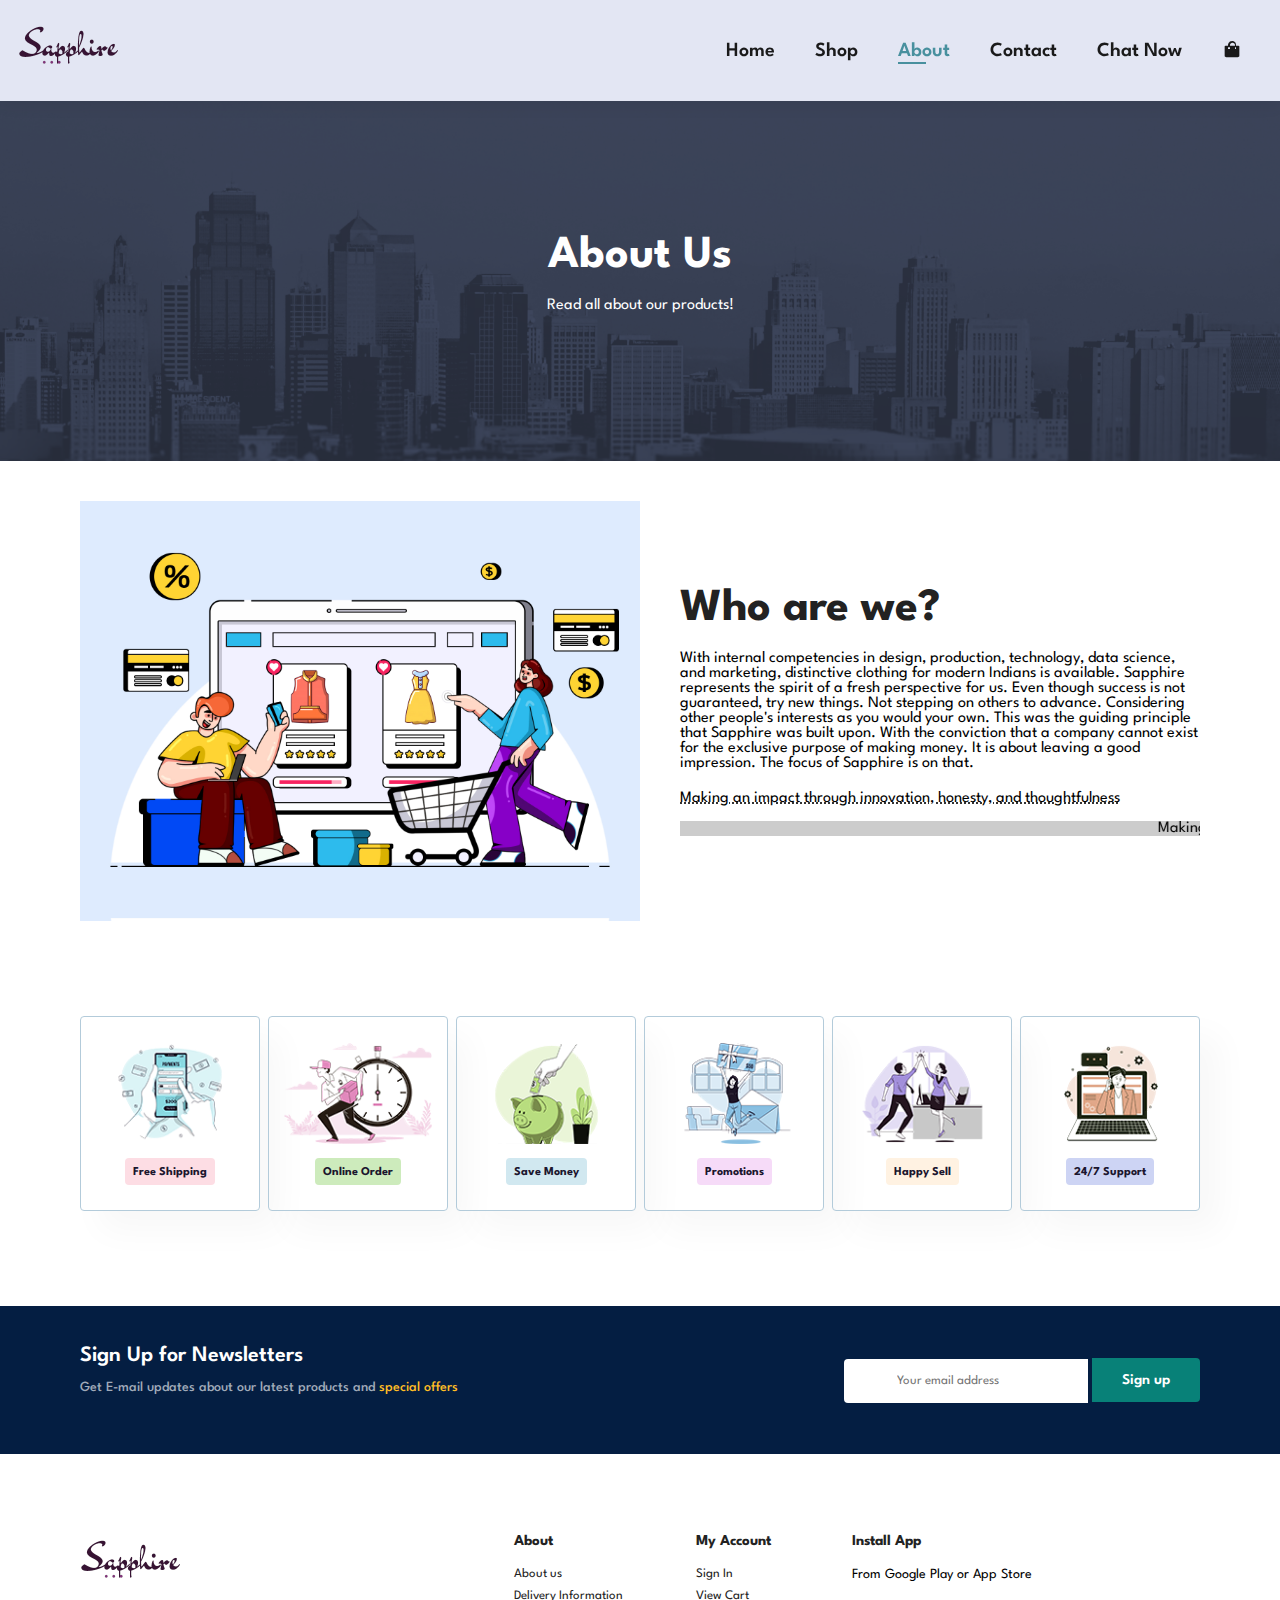
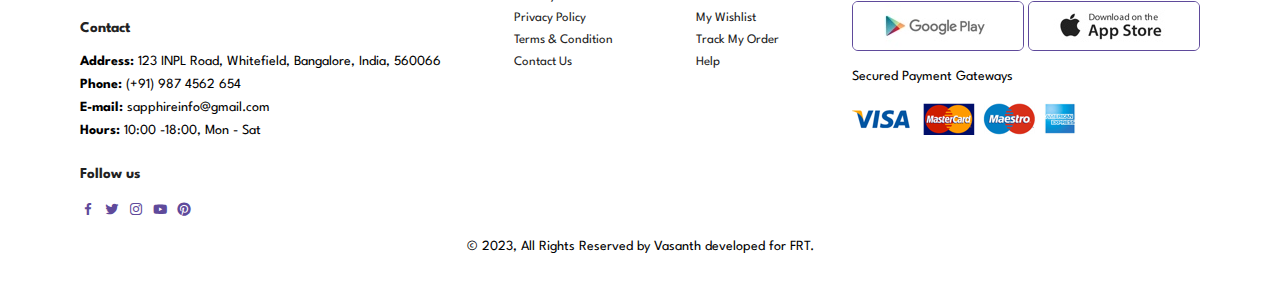
<file: about.html>
<!DOCTYPE html>
<html lang="en">
  <head>
    <meta charset="UTF-8" />
    <meta http-equiv="X-UA-Compatible" content="IE=edge" />
    <meta name="viewport" content="width=device-width, initial-scale=1.0" />
    <link
      href="https://unpkg.com/boxicons@2.1.4/css/boxicons.min.css"
      rel="stylesheet"
    />
    <title>Ecommerce Website</title>
    <link rel="stylesheet" href="style.css" />
  </head>
</html>

<body>
  <section id="header">
    <a href="index.html"><img src="img/logo/logo1.png" class="logo" alt="" /></a>
    <div>
        <ul id="navbar">
            <li><a href="index.html">Home</a></li>
            <li><a href="shop.html">Shop</a></li>
            <li><a class="active" href="about.html">About</a></li>
            <li><a href="contact.html">Contact</a></li>
            <li><a href="chatbot.html">Chat Now</a></li>
            <li id="lg-bag">
                <a href="cart.html"><i class='bx bxs-shopping-bag'></i></a>
            </li>
            <a href="#" id="close"><i class='bx bx-x-circle'></i></a>
        </ul>
    </div>
    <div class="" id="mobile">
      <a href="cart.html"><i class='bx bxs-shopping-bag'></i></i></a>
      <i id="bar" class='bx bx-menu'></i>
    </div>
  </section>

  <section id="page-header" class="about-header">
    <h2>About Us</h2>
    <p>Read all about our products!</p>
  </section>

  <section id="about-head" class="section-p1">
    <img src="img/about/a1.jpg" alt="">
    <div>
      <h2>Who are we?</h2>
      <p>With internal competencies in design, production, technology, data science, and marketing, distinctive clothing for modern Indians is available.
        Sapphire represents the spirit of a fresh perspective for us. Even though success is not guaranteed, try new things. Not stepping on others to advance. Considering other people's interests as you would your own.
        This was the guiding principle that Sapphire was built upon.
        With the conviction that a company cannot exist for the exclusive purpose of making money.
        It is about leaving a good impression. The focus of Sapphire is on that.</p>
      <abbr title="">Making an impact through innovation, honesty, and thoughtfulness</abbr>
      <br>
      <br>
      <marquee bgcolor="#ccc" loop="-1" scrollamount="5" width="100%">Making an impact through innovation, honesty, and thoughtfulness</marquee>
    </div>
  </section>

  <section id="feature" class="section-p1">
    <div class="fe-box">
      <img src="img/icons/shipping.png" alt="">
      <h6>Free Shipping</h6>
    </div>
    <div class="fe-box">
      <img src="img/icons/online.png" alt="">
      <h6>Online Order</h6>
    </div>
    <div class="fe-box">
      <img src="img/icons/save.png" alt="">
      <h6>Save Money</h6>
    </div>
    <div class="fe-box">
      <img src="img/icons/promo.png" alt="">
      <h6>Promotions</h6>
    </div>
    <div class="fe-box">
      <img src="img/icons/safesell.png" alt="">
      <h6>Happy Sell</h6>
    </div>
    <div class="fe-box">
      <img src="img/icons/support.png" alt="">
      <h6>24/7 Support</h6>
    </div>
  </section>

  <section id="newsletter" class="section-p1 section-m1">
    <div class="newstext">
      <h4>Sign Up for Newsletters</h4>
      <p>Get E-mail updates about our latest products and <span>special offers</span></p>
    </div>
    <div class="form">
      <input type="text" placeholder="Your email address">
      <button class="normal">Sign up</button>
    </div>
  </section>

  <footer class="section-p1">
    <div class="col">
       <img class="logo" src="img/logo/logo1.png">
       <h4>Contact</h4>
       <p><strong>Address:</strong> 123 INPL Road, Whitefield, Bangalore, India, 560066</p>
       <p><strong>Phone:</strong> (+91) 987 4562 654</p>
       <p><strong>E-mail:</strong> sapphireinfo@gmail.com</p>
       <p><strong>Hours:</strong> 10:00 -18:00, Mon - Sat</p>
       <div class="follow">
        <h4>Follow us</h4>
        <div class="icon">
          <i class='bx bxl-facebook'></i>
          <i class='bx bxl-twitter'></i>
          <i class='bx bxl-instagram' ></i>
          <i class='bx bxl-youtube'></i>
          <i class='bx bxl-pinterest'></i>
        </div>
       </div>
    </div>

    <div class="col">
      <h4>About</h4>
      <a href="#">About us</a>
      <a href="#">Delivery Information</a>
      <a href="#">Privacy Policy</a>
      <a href="#">Terms & Condition</a>
      <a href="#">Contact Us</a>
    </div>

    <div class="col">
      <h4>My Account</h4>
      <a href="#">Sign In</a>
      <a href="#">View Cart</a>
      <a href="#">My Wishlist</a>
      <a href="#">Track My Order</a>
      <a href="#">Help</a>
    </div>

    <div class="col install">
      <h4>Install App</h4>
      <p>From Google Play or App Store</p>
      <div class="row">
        <img src="img/pay/play.jpg" alt="">
        <img src="img/pay/app.jpg" alt="">
      </div>
      <p>Secured Payment Gateways</p>
      <img src="img/pay/pay.png" alt="">
    </div>
    <div class="copy">
      <p>&copy; 2023, All Rights Reserved by Vasanth developed for FRT.</p>
    </div>
  </footer>

  <script src="main.js"></script>
</body>
</html>
</file>
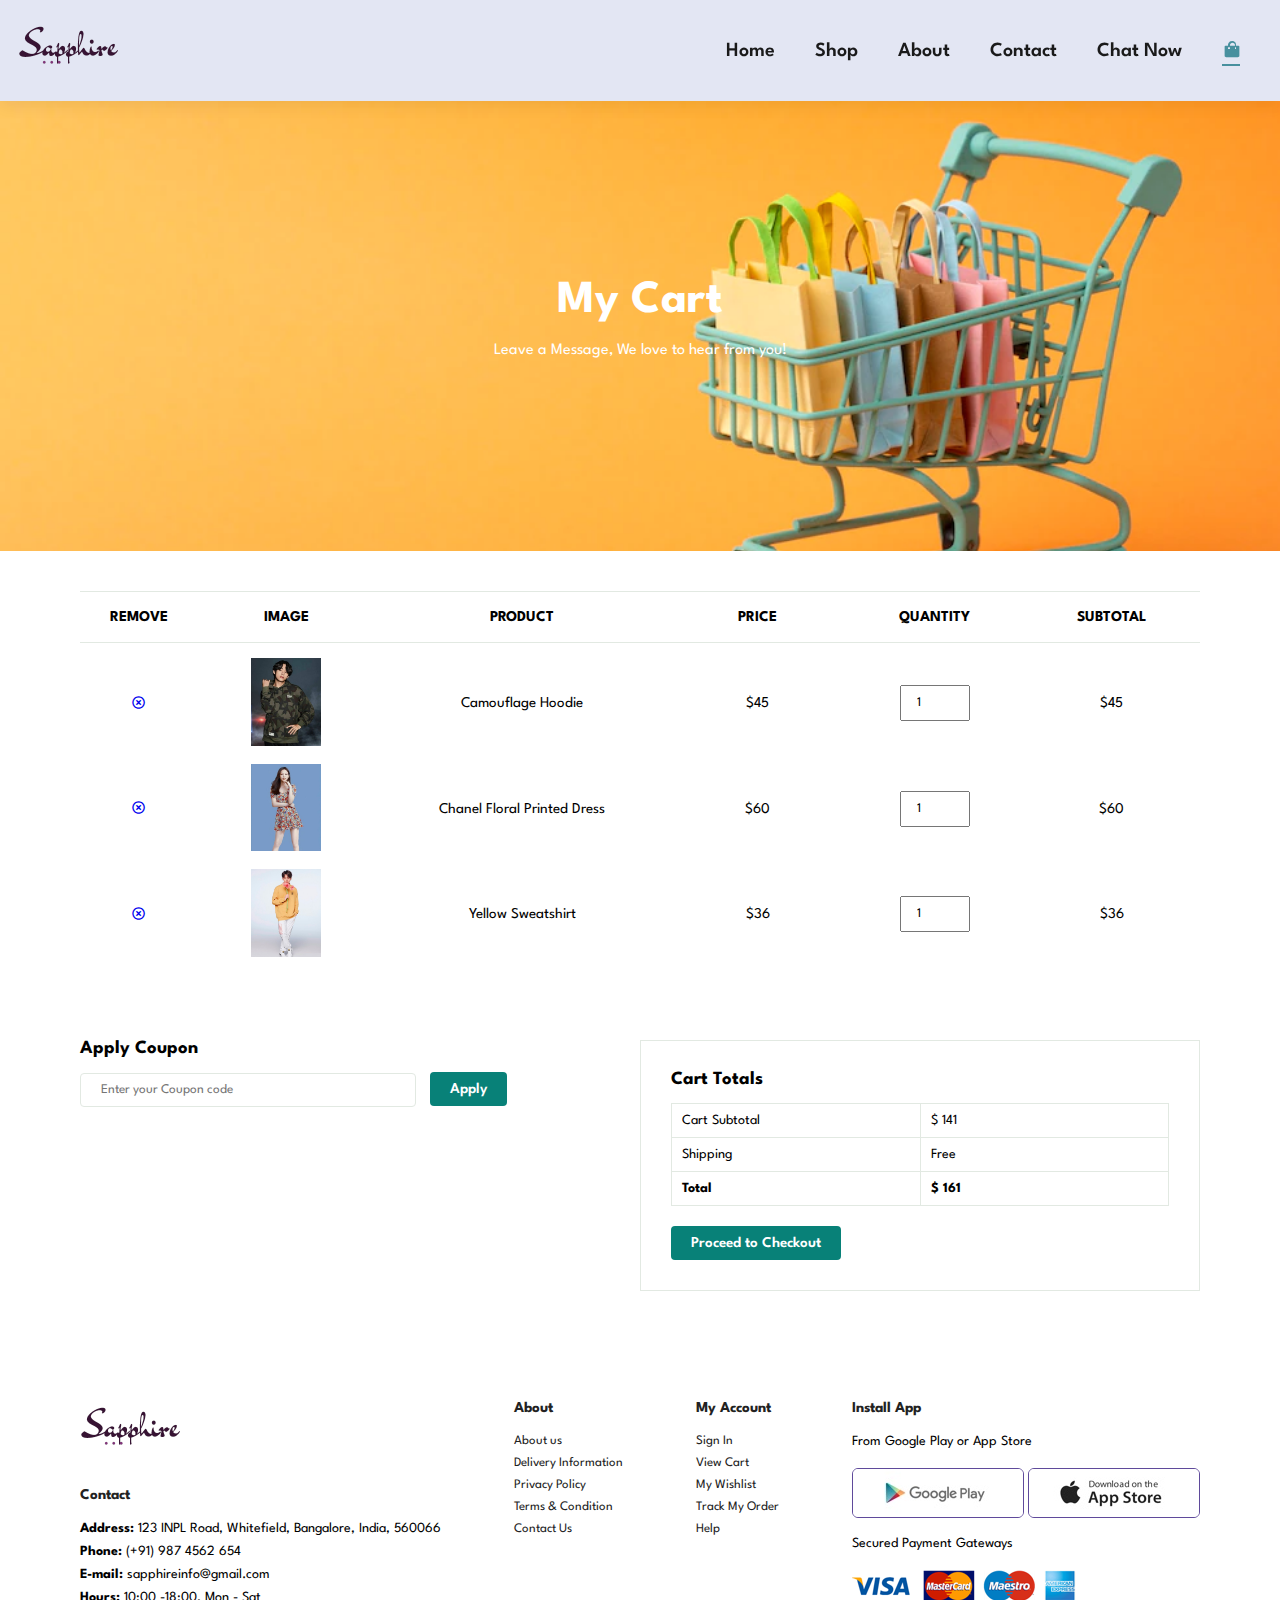
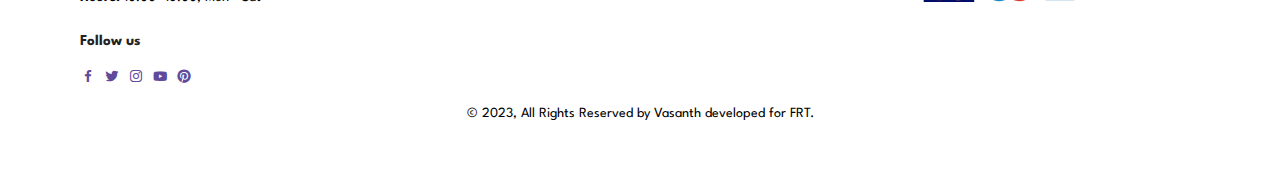
<file: cart.html>
<!DOCTYPE html>
<html lang="en">
  <head>
    <meta charset="UTF-8" />
    <meta http-equiv="X-UA-Compatible" content="IE=edge" />
    <meta name="viewport" content="width=device-width, initial-scale=1.0" />
    <link
      href="https://unpkg.com/boxicons@2.1.4/css/boxicons.min.css"
      rel="stylesheet"
    />
    <title>Ecommerce Website</title>
    <link rel="stylesheet" href="style.css" />
  </head>
</html>

<body>
  <section id="header">
    <a href="index.html"><img src="img/logo/logo1.png" class="logo" alt="" /></a>
    <div>
        <ul id="navbar">
            <li><a href="index.html">Home</a></li>
            <li><a href="shop.html">Shop</a></li>
            <li><a href="about.html">About</a></li>
            <li><a href="contact.html">Contact</a></li>
            <li><a href="chatbot.html">Chat Now</a></li>
            <li id="lg-bag">
                <a class="active" href="cart.html"><i class='bx bxs-shopping-bag'></i></a>
            </li>
            <a href="#" id="close"><i class='bx bx-x-circle'></i></a>
        </ul>
    </div>
    <div class="" id="mobile">
      <a href="cart.html"><i class='bx bxs-shopping-bag'></i></i></a>
      <i id="bar" class='bx bx-menu'></i>
    </div>
  </section>

  <section id="page-header" class="cart-header">
    <h2>My Cart</h2>
    <p>Leave a Message, We love to hear from you!</p>
  </section>

  <section id="cart" class="section-p1">
    <table width="100%">
      <thead>
        <tr>
          <td>Remove</td>
          <td>Image</td>
          <td>Product</td>
          <td>Price</td>
          <td>Quantity</td>
          <td>Subtotal</td>
        </tr>
      </thead>
      <tbody>
        <tr>
          <td><a href="#"><i class='bx bx-x-circle'></i></a></td>
          <td><img src="img/Products/p2.jpg" alt=""></td>
          <td>Camouflage Hoodie</td>
          <td>$45</td>
          <td><input type="number" value="1" id=""></td>
          <td>$45</td>
        </tr>
        <tr>
          <td><a href="#"><i class='bx bx-x-circle'></i></a></td>
          <td><img src="img/Products/p6.jpg" alt=""></td>
          <td>Chanel Floral Printed Dress</td>
          <td>$60</td>
          <td><input type="number" value="1" id=""></td>
          <td>$60</td>
        </tr>
        <tr>
          <td><a href="#"><i class='bx bx-x-circle'></i></a></td>
          <td><img src="img/Products/p7.jpg" alt=""></td>
          <td>Yellow Sweatshirt</td>
          <td>$36</td>
          <td><input type="number" value="1" id=""></td>
          <td>$36</td>
        </tr>
      </tbody>
    </table>
  </section>

  <section id="cart-add" class="section-p1">
    <div id="coupon">
      <h3>Apply Coupon</h3>
      <div>
        <input type="text" placeholder="Enter your Coupon code">
        <button class="normal">Apply</button>
      </div>
    </div>

    <div id="subtotal">
      <h3>Cart Totals</h3>
      <table>
        <tr>
          <td>Cart Subtotal</td>
          <td>$ 141</td>
        </tr>
        <tr>
          <td>Shipping</td>
          <td>Free</td>
        </tr>
        <tr>
          <td><strong>Total</strong></td>
          <td><strong>$ 161</strong></td>
        </tr>
      </table>
      <button class="normal">Proceed to Checkout</button>
    </div>
  </section>

  <footer class="section-p1">
    <div class="col">
       <img class="logo" src="img/logo/logo1.png">
       <h4>Contact</h4>
       <p><strong>Address:</strong> 123 INPL Road, Whitefield, Bangalore, India, 560066</p>
       <p><strong>Phone:</strong> (+91) 987 4562 654</p>
       <p><strong>E-mail:</strong> sapphireinfo@gmail.com</p>
       <p><strong>Hours:</strong> 10:00 -18:00, Mon - Sat</p>
       <div class="follow">
        <h4>Follow us</h4>
        <div class="icon">
          <i class='bx bxl-facebook'></i>
          <i class='bx bxl-twitter'></i>
          <i class='bx bxl-instagram' ></i>
          <i class='bx bxl-youtube'></i>
          <i class='bx bxl-pinterest'></i>
        </div>
       </div>
    </div>

    <div class="col">
      <h4>About</h4>
      <a href="#">About us</a>
      <a href="#">Delivery Information</a>
      <a href="#">Privacy Policy</a>
      <a href="#">Terms & Condition</a>
      <a href="#">Contact Us</a>
    </div>

    <div class="col">
      <h4>My Account</h4>
      <a href="#">Sign In</a>
      <a href="#">View Cart</a>
      <a href="#">My Wishlist</a>
      <a href="#">Track My Order</a>
      <a href="#">Help</a>
    </div>

    <div class="col install">
      <h4>Install App</h4>
      <p>From Google Play or App Store</p>
      <div class="row">
        <img src="img/pay/play.jpg" alt="">
        <img src="img/pay/app.jpg" alt="">
      </div>
      <p>Secured Payment Gateways</p>
      <img src="img/pay/pay.png" alt="">
    </div>
    <div class="copy">
      <p>&copy; 2023, All Rights Reserved by Vasanth developed for FRT.</p>
    </div>
  </footer>

  <script src="main.js"></script>
</body>
</html>
</file>
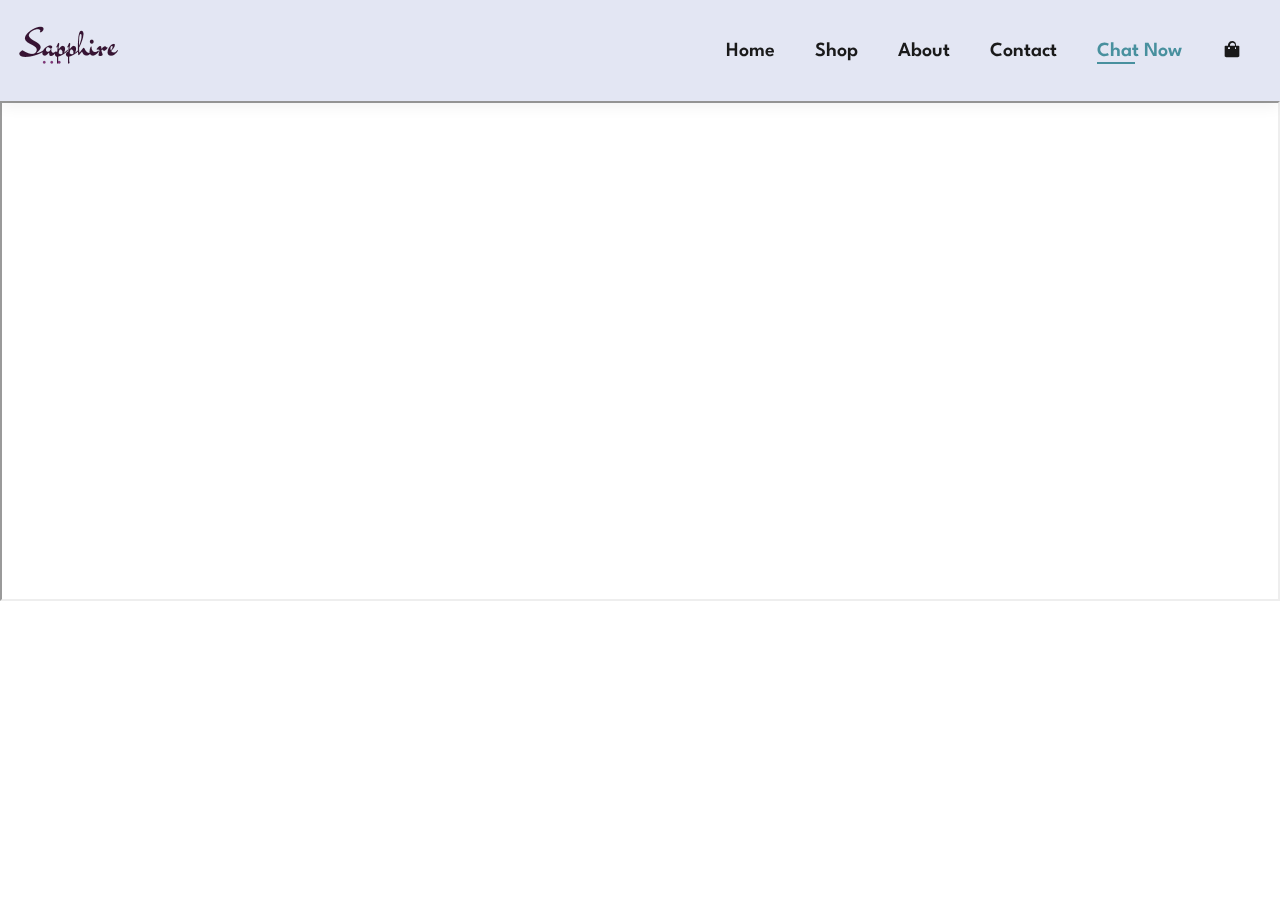
<file: chatbot.html>
<!DOCTYPE html>
<html lang="en">
<head>
    <meta charset="UTF-8" />
    <meta http-equiv="X-UA-Compatible" content="IE=edge" />
    <meta name="viewport" content="width=device-width, initial-scale=1.0" />
    <link href="https://unpkg.com/boxicons@2.1.4/css/boxicons.min.css"
          rel="stylesheet" />
    <title>Ecommerce Website</title>
    <link rel="stylesheet" href="style.css" />
</head>
<body>
    <section id="header">
        <a href="index.html"><img src="img/logo/logo1.png" class="logo" alt="" /></a>
        <div>
            <ul id="navbar">
                <li><a href="index.html">Home</a></li>
                <li><a href="shop.html">Shop</a></li>
                <li><a href="about.html">About</a></li>
                <li><a href="contact.html">Contact</a></li>
                <li><a class="active" href="chatbot.html">Chat Now</a></li>
                <li id="lg-bag">
                    <a href="cart.html"><i class='bx bxs-shopping-bag'></i></a>
                </li>
                <a href="#" id="close"><i class='bx bx-x-circle'></i></a>
            </ul>
        </div>
        <div class="" id="mobile">
            <a href="cart.html"><i class='bx bxs-shopping-bag'></i></i></a>
            <i id="bar" class='bx bx-menu'></i>
        </div>
    </section>

    <iframe src="https://webchat.botframework.com/embed/chatbot-2001-wsde00m?s=-kFNR5Iadvw.lrhfPMBduWR96vcyfKUpqXITj2dkmsq6D6-2Ko7STVg"
            style="min-width: 400px; width: 100%; min-height: 500px"></iframe>
    </footer>

    <script src="main.js"></script>
</body>
</html>
</file>
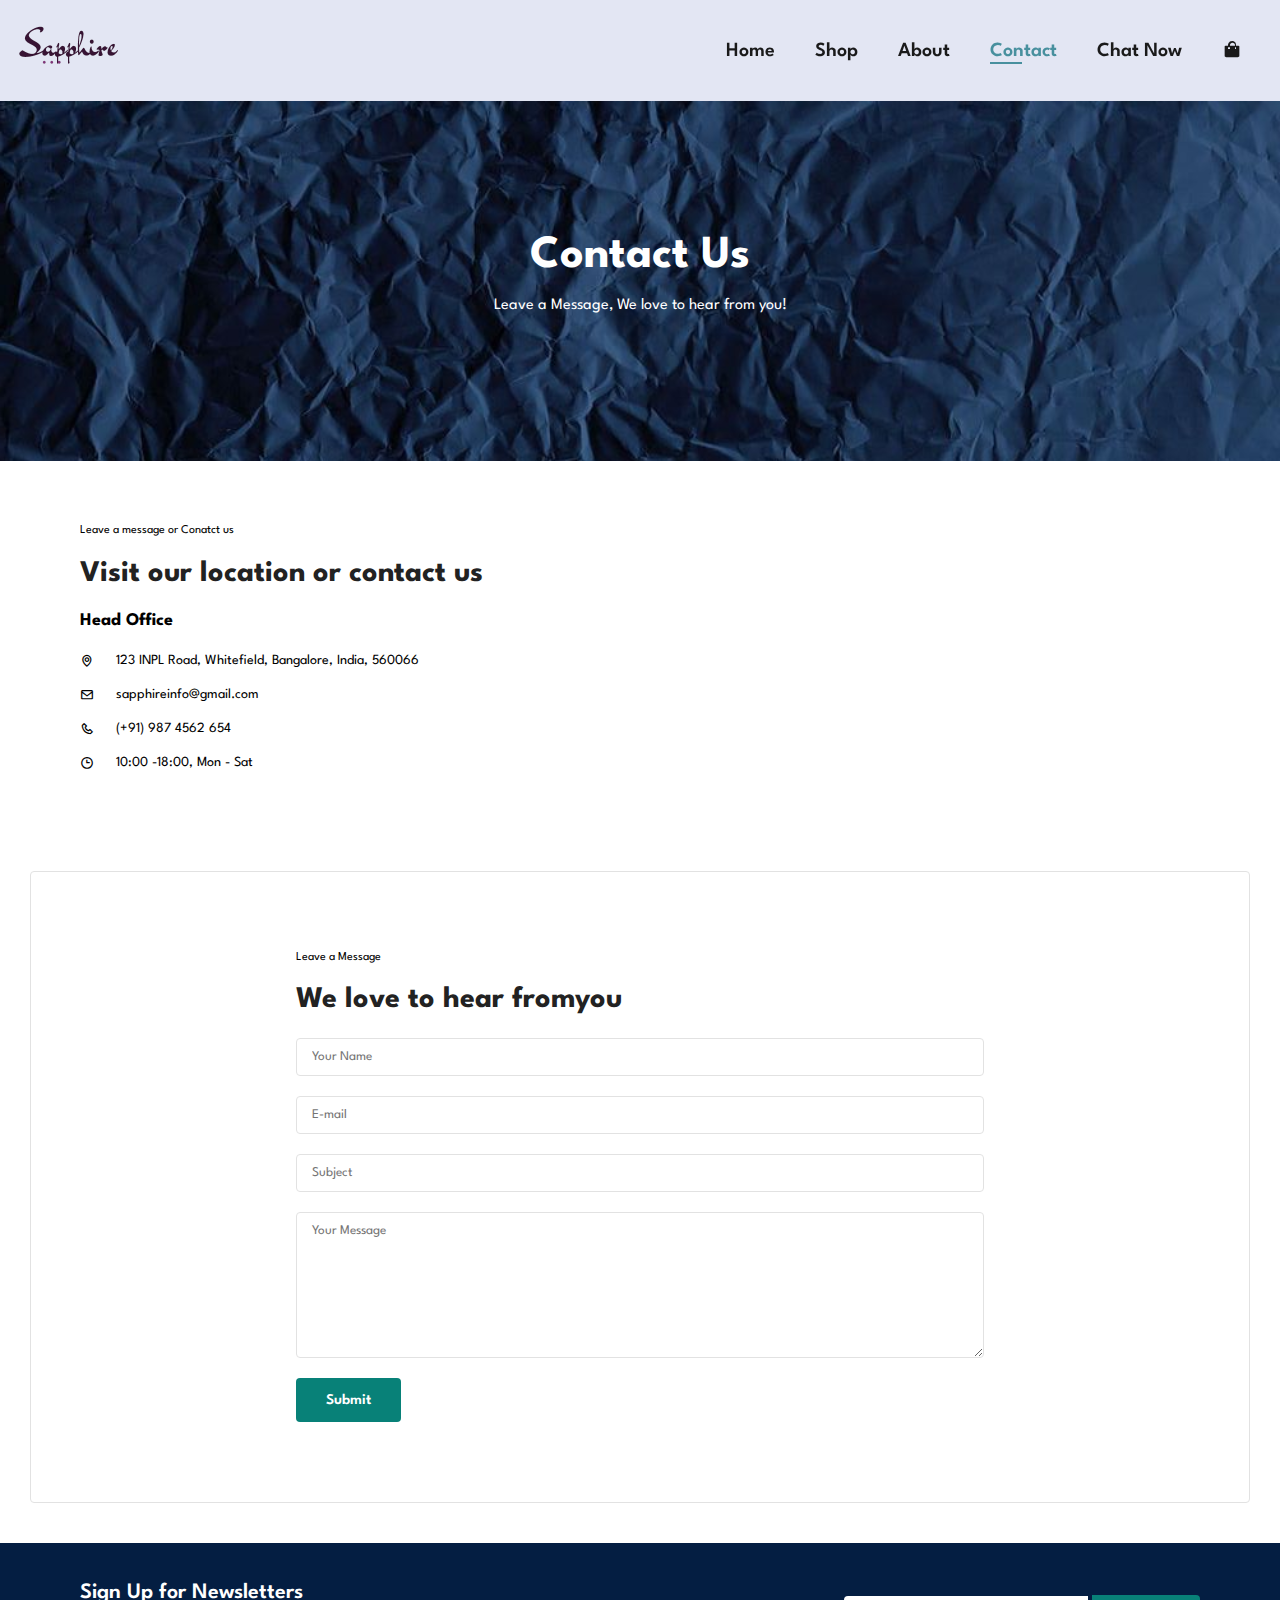
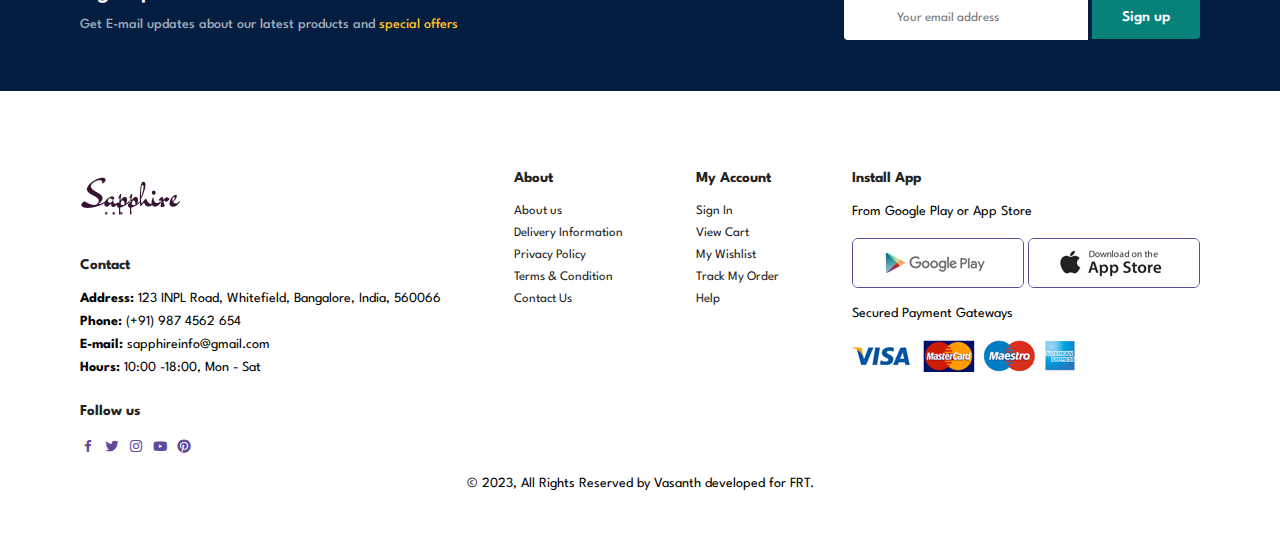
<file: contact.html>
<!DOCTYPE html>
<html lang="en">
  <head>
    <meta charset="UTF-8" />
    <meta http-equiv="X-UA-Compatible" content="IE=edge" />
    <meta name="viewport" content="width=device-width, initial-scale=1.0" />
    <link
      href="https://unpkg.com/boxicons@2.1.4/css/boxicons.min.css"
      rel="stylesheet"
    />
    <title>Ecommerce Website</title>
    <link rel="stylesheet" href="style.css" />
  </head>
</html>

<body>
  <section id="header">
    <a href="index.html"><img src="img/logo/logo1.png" class="logo" alt="" /></a>
    <div>
        <ul id="navbar">
            <li><a href="index.html">Home</a></li>
            <li><a href="shop.html">Shop</a></li>
            <li><a href="about.html">About</a></li>
            <li><a class="active" href="contact.html">Contact</a></li>
            <li><a href="chatbot.html">Chat Now</a></li>
            <li id="lg-bag">
                <a href="cart.html"><i class='bx bxs-shopping-bag'></i></a>
            </li>
            <a href="#" id="close"><i class='bx bx-x-circle'></i></a>
        </ul>
    </div>
    <div class="" id="mobile">
      <a href="cart.html"><i class='bx bxs-shopping-bag'></i></i></a>
      <i id="bar" class='bx bx-menu'></i>
    </div>
  </section>

  <section id="page-header" class="contact-header">
    <h2>Contact Us</h2>
    <p>Leave a Message, We love to hear from you!</p>
  </section>

  <section id="contact-details" class="section-p1">
    <div class="details">
      <span>Leave a message or Conatct us</span>
      <h2>Visit our location or contact us</h2>
      <h3>Head Office</h3>
      <div>
        <li>
          <i class='bx bx-map'></i>
          <p>123 INPL Road, Whitefield, Bangalore, India, 560066</p>
        </li>
        <li>
          <i class='bx bx-envelope'></i>
          <p>sapphireinfo@gmail.com</p>
        </li>
        <li>
          <i class='bx bx-phone'></i>
          <p>(+91) 987 4562 654</p>
        </li>
        <li>
          <i class='bx bx-time'></i>
          <p>10:00 -18:00, Mon - Sat</p>
        </li>
      </div>
    </div>
    <div class="map">
      <iframe src="https://www.google.com/maps/embed?pb=!1m18!1m12!1m3!1d79517.8233728348!2d77.70406038282586!3d12.969881354591397!2m3!1f0!2f0!3f0!3m2!1i1024!2i768!4f13.1!3m3!1m2!1s0x3bae11f35d0dfc83%3A0x30cfa512d80115f9!2sWhitefield%2C%20Bengaluru%2C%20Karnataka!5e0!3m2!1sen!2sin!4v1672558922206!5m2!1sen!2sin" width="600" height="450" style="border:0;" allowfullscreen="" loading="lazy" referrerpolicy="no-referrer-when-downgrade"></iframe>
    </div>
  </section>

  <section id="form-details">
    <form action="">
      <span>Leave a Message</span>
      <h2>We love to hear fromyou</h2>
      <input type="text" placeholder="Your Name">
      <input type="text" placeholder="E-mail">
      <input type="text" placeholder="Subject">
      <textarea name="" id="" cols="30" rows="10" placeholder="Your Message"></textarea>
      <button class="normal">Submit</button>
    </form>
  </section>


  <section id="newsletter" class="section-p1 section-m1">
    <div class="newstext">
      <h4>Sign Up for Newsletters</h4>
      <p>Get E-mail updates about our latest products and <span>special offers</span></p>
    </div>
    <div class="form">
      <input type="text" placeholder="Your email address">
      <button class="normal">Sign up</button>
    </div>
  </section>

  <footer class="section-p1">
    <div class="col">
       <img class="logo" src="img/logo/logo1.png">
       <h4>Contact</h4>
       <p><strong>Address:</strong> 123 INPL Road, Whitefield, Bangalore, India, 560066</p>
       <p><strong>Phone:</strong> (+91) 987 4562 654</p>
       <p><strong>E-mail:</strong> sapphireinfo@gmail.com</p>
       <p><strong>Hours:</strong> 10:00 -18:00, Mon - Sat</p>
       <div class="follow">
        <h4>Follow us</h4>
        <div class="icon">
          <i class='bx bxl-facebook'></i>
          <i class='bx bxl-twitter'></i>
          <i class='bx bxl-instagram' ></i>
          <i class='bx bxl-youtube'></i>
          <i class='bx bxl-pinterest'></i>
        </div>
       </div>
    </div>

    <div class="col">
      <h4>About</h4>
      <a href="#">About us</a>
      <a href="#">Delivery Information</a>
      <a href="#">Privacy Policy</a>
      <a href="#">Terms & Condition</a>
      <a href="#">Contact Us</a>
    </div>

    <div class="col">
      <h4>My Account</h4>
      <a href="#">Sign In</a>
      <a href="#">View Cart</a>
      <a href="#">My Wishlist</a>
      <a href="#">Track My Order</a>
      <a href="#">Help</a>
    </div>

    <div class="col install">
      <h4>Install App</h4>
      <p>From Google Play or App Store</p>
      <div class="row">
        <img src="img/pay/play.jpg" alt="">
        <img src="img/pay/app.jpg" alt="">
      </div>
      <p>Secured Payment Gateways</p>
      <img src="img/pay/pay.png" alt="">
    </div>
    <div class="copy">
      <p>&copy; 2023, All Rights Reserved by Vasanth developed for FRT.</p>
    </div>
  </footer>

  <script src="main.js"></script>
</body>
</html>
</file>
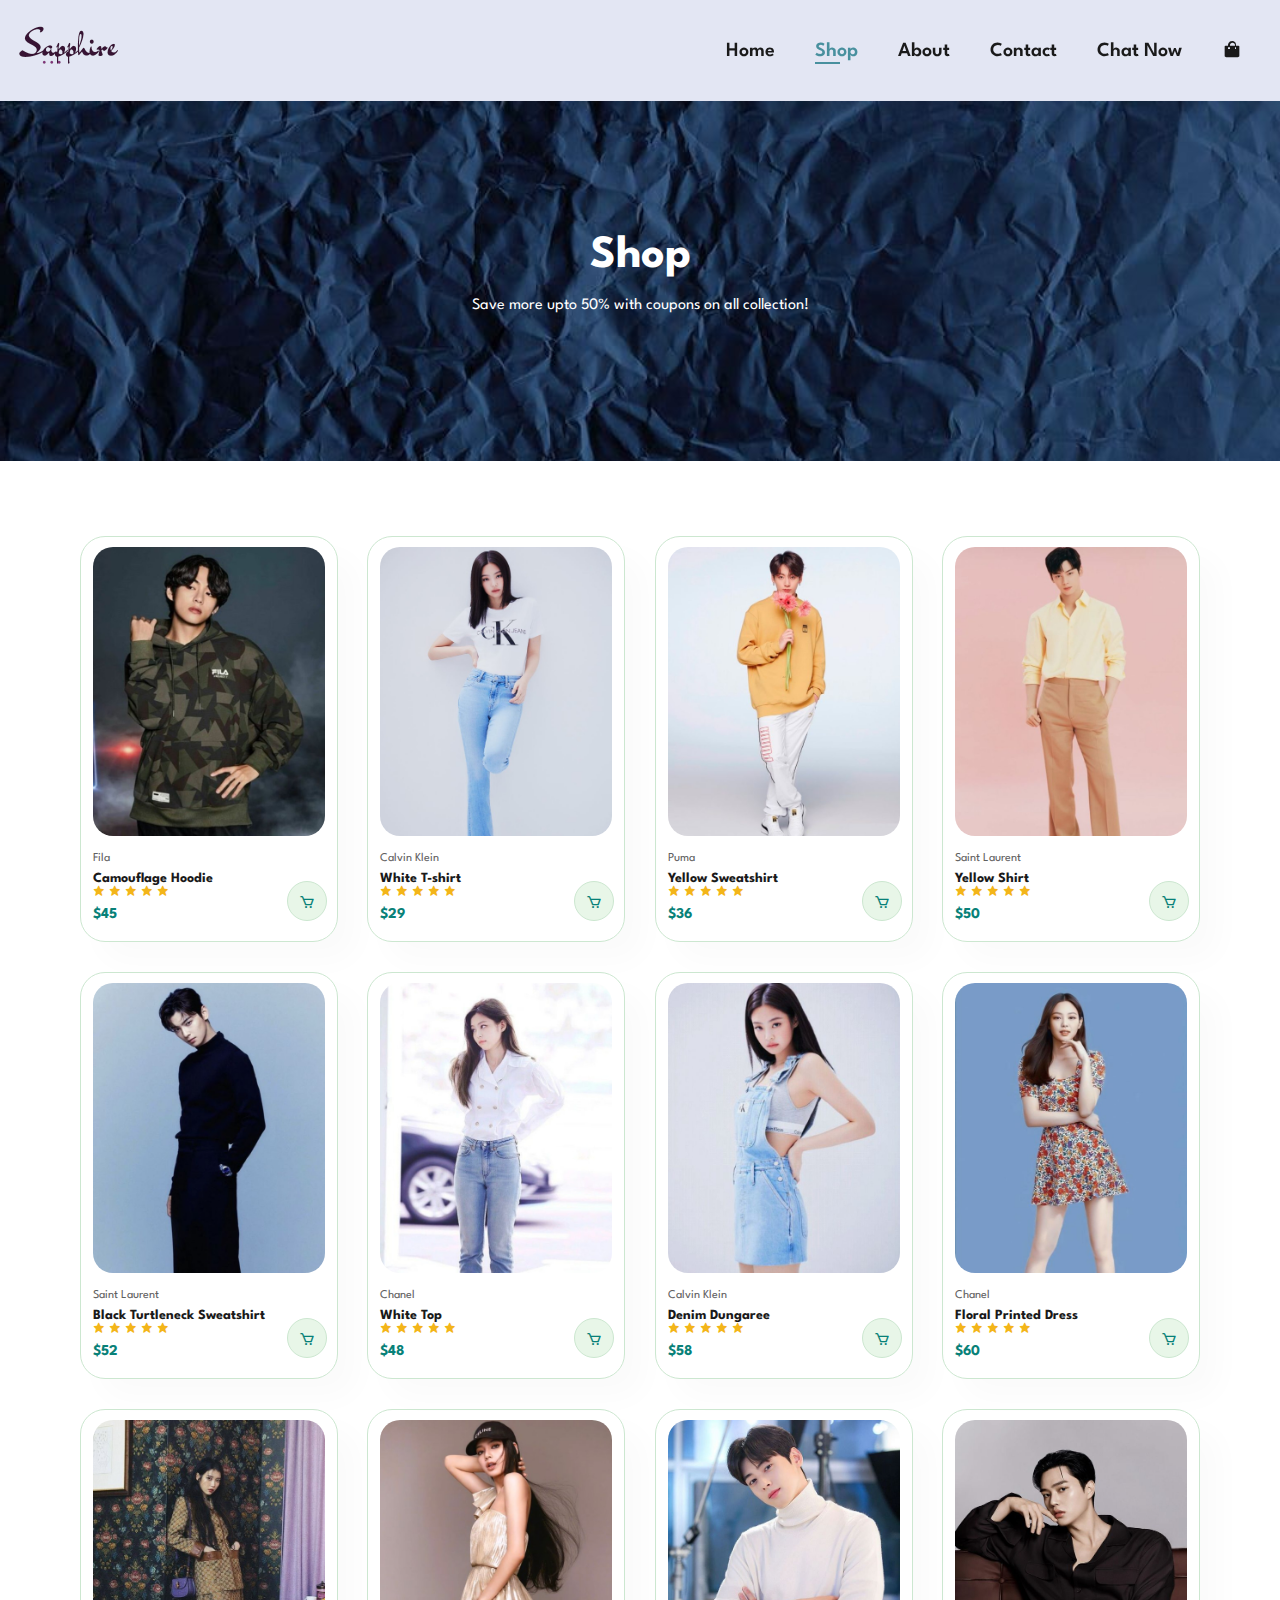
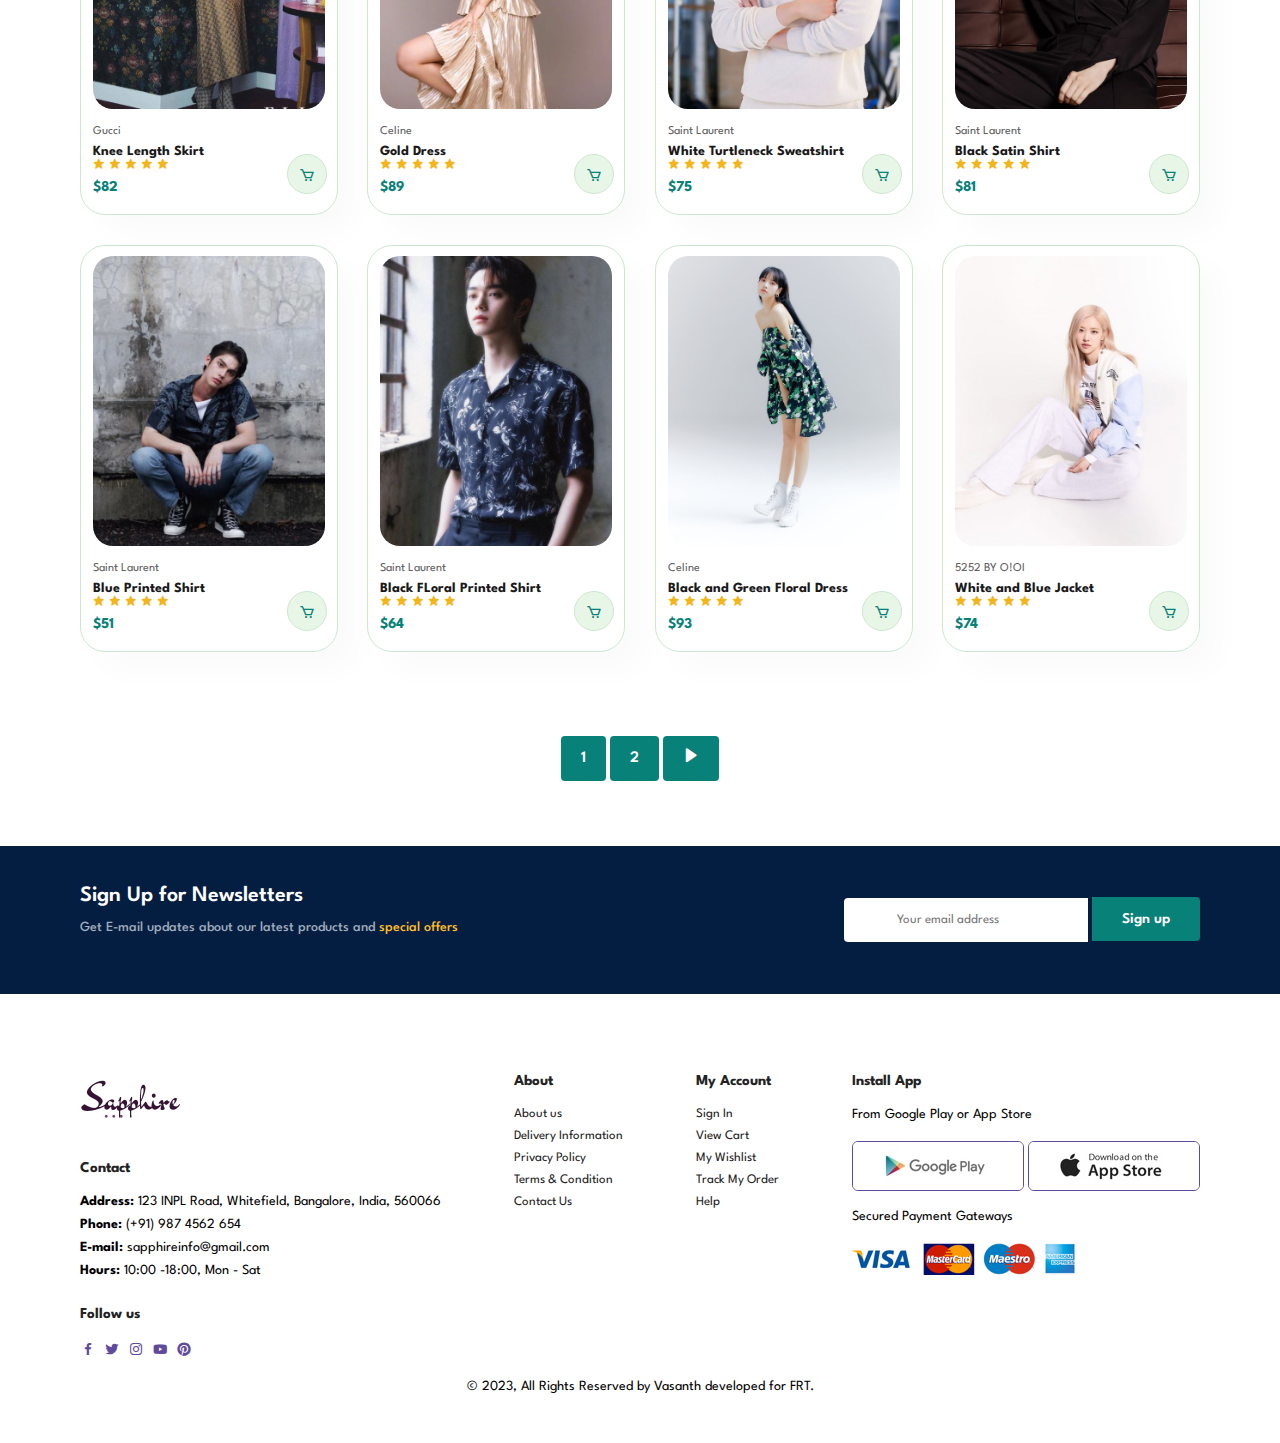
<file: shop.html>
<!DOCTYPE html>
<html lang="en">
  <head>
    <meta charset="UTF-8" />
    <meta http-equiv="X-UA-Compatible" content="IE=edge" />
    <meta name="viewport" content="width=device-width, initial-scale=1.0" />
    <link
      href="https://unpkg.com/boxicons@2.1.4/css/boxicons.min.css"
      rel="stylesheet"
    />
    <title>Ecommerce Website</title>
    <link rel="stylesheet" href="style.css" />
  </head>
  <body>
    <section id="header">
      <a href="index.html"><img src="img/logo/logo1.png" class="logo" alt="" /></a>
      <div>
          <ul id="navbar">
              <li><a href="index.html">Home</a></li>
              <li><a class="active" href="shop.html">Shop</a></li>
              <li><a href="about.html">About</a></li>
              <li><a href="contact.html">Contact</a></li>
              <li><a href="chatbot.html">Chat Now</a></li>
              <li id="lg-bag">
                  <a href="cart.html"><i class='bx bxs-shopping-bag'></i></a>
              </li>
              <a href="#" id="close"><i class='bx bx-x-circle'></i></a>
          </ul>
      </div>
      <div class="" id="mobile">
        <a href="cart.html"><i class='bx bxs-shopping-bag'></i></i></a>
        <i id="bar" class='bx bx-menu'></i>
      </div>
    </section>

    <section id="page-header">
      <h2>Shop</h2>
      <p>Save more upto 50% with coupons on all collection!</p>
    </section>

    <section id="product1" class="section-p1">
      <div class="pro-container">
        <div class="pro" onclick="window.location.href='sproduct.html'">
          <img src="img/Products/p2.jpg" alt="">
          <div class="des">
            <span>Fila</span>
            <h5>Camouflage Hoodie</h5>
            <div class="star">
              <i class='bx bxs-star'></i>
              <i class='bx bxs-star'></i>
              <i class='bx bxs-star'></i>
              <i class='bx bxs-star'></i>
              <i class='bx bxs-star'></i>
            </div>
            <h4>$45</h4>
          </div>
          <a href="#"><i class='bx bx-cart cart'></i></i></a>
        </div>
        <div class="pro">
          <img src="img/Products/p4.jpg" alt="">
          <div class="des">
            <span>Calvin Klein</span>
            <h5>White T-shirt</h5>
            <div class="star">
              <i class='bx bxs-star'></i>
              <i class='bx bxs-star'></i>
              <i class='bx bxs-star'></i>
              <i class='bx bxs-star'></i>
              <i class='bx bxs-star'></i>
            </div>
            <h4>$29</h4>
          </div>
          <a href="#"><i class='bx bx-cart cart'></i></i></a>
        </div>
        <div class="pro">
          <img src="img/Products/p7.jpg" alt="">
          <div class="des">
            <span>Puma</span>
            <h5>Yellow Sweatshirt</h5>
            <div class="star">
              <i class='bx bxs-star'></i>
              <i class='bx bxs-star'></i>
              <i class='bx bxs-star'></i>
              <i class='bx bxs-star'></i>
              <i class='bx bxs-star'></i>
            </div>
            <h4>$36</h4>
          </div>
          <a href="#"><i class='bx bx-cart cart'></i></i></a>
        </div>
        <div class="pro">
          <img src="img/Products/p1.jpg" alt="">
          <div class="des">
            <span>Saint Laurent</span>
            <h5>Yellow Shirt</h5>
            <div class="star">
              <i class='bx bxs-star'></i>
              <i class='bx bxs-star'></i>
              <i class='bx bxs-star'></i>
              <i class='bx bxs-star'></i>
              <i class='bx bxs-star'></i>
            </div>
            <h4>$50</h4>
          </div>
          <a href="#"><i class='bx bx-cart cart'></i></i></a>
        </div>
        <div class="pro">
          <img src="img/Products/p3.jpg" alt="">
          <div class="des">
            <span>Saint Laurent</span>
            <h5>Black Turtleneck Sweatshirt</h5>
            <div class="star">
              <i class='bx bxs-star'></i>
              <i class='bx bxs-star'></i>
              <i class='bx bxs-star'></i>
              <i class='bx bxs-star'></i>
              <i class='bx bxs-star'></i>
            </div>
            <h4>$52</h4>
          </div>
          <a href="#"><i class='bx bx-cart cart'></i></i></a>
        </div>
        <div class="pro">
          <img src="img/Products/p8.jpg" alt="">
          <div class="des">
            <span>Chanel</span>
            <h5>White Top</h5>
            <div class="star">
              <i class='bx bxs-star'></i>
              <i class='bx bxs-star'></i>
              <i class='bx bxs-star'></i>
              <i class='bx bxs-star'></i>
              <i class='bx bxs-star'></i>
            </div>
            <h4>$48</h4>
          </div>
          <a href="#"><i class='bx bx-cart cart'></i></i></a>
        </div>
        <div class="pro">
          <img src="img/Products/p5.jpg" alt="">
          <div class="des">
            <span>Calvin Klein</span>
            <h5>Denim Dungaree</h5>
            <div class="star">
              <i class='bx bxs-star'></i>
              <i class='bx bxs-star'></i>
              <i class='bx bxs-star'></i>
              <i class='bx bxs-star'></i>
              <i class='bx bxs-star'></i>
            </div>
            <h4>$58</h4>
          </div>
          <a href="#"><i class='bx bx-cart cart'></i></i></a>
        </div>
        <div class="pro">
          <img src="img/Products/p6.jpg" alt="">
          <div class="des">
            <span>Chanel</span>
            <h5>Floral Printed Dress</h5>
            <div class="star">
              <i class='bx bxs-star'></i>
              <i class='bx bxs-star'></i>
              <i class='bx bxs-star'></i>
              <i class='bx bxs-star'></i>
              <i class='bx bxs-star'></i>
            </div>
            <h4>$60</h4>
          </div>
          <a href="#"><i class='bx bx-cart cart'></i></i></a>
        </div>

        <div class="pro">
          <img src="img/Products/n1.jpg" alt="">
          <div class="des">
            <span>Gucci</span>
            <h5>Knee Length Skirt</h5>
            <div class="star">
              <i class='bx bxs-star'></i>
              <i class='bx bxs-star'></i>
              <i class='bx bxs-star'></i>
              <i class='bx bxs-star'></i>
              <i class='bx bxs-star'></i>
            </div>
            <h4>$82</h4>
          </div>
          <a href="#"><i class='bx bx-cart cart'></i></i></a>
        </div>
        <div class="pro">
          <img src="img/Products/n2.jpg" alt="">
          <div class="des">
            <span>Celine</span>
            <h5>Gold Dress</h5>
            <div class="star">
              <i class='bx bxs-star'></i>
              <i class='bx bxs-star'></i>
              <i class='bx bxs-star'></i>
              <i class='bx bxs-star'></i>
              <i class='bx bxs-star'></i>
            </div>
            <h4>$89</h4>
          </div>
          <a href="#"><i class='bx bx-cart cart'></i></i></a>
        </div>
        <div class="pro">
          <img src="img/Products/n3.jpg" alt="">
          <div class="des">
            <span>Saint Laurent</span>
            <h5>White Turtleneck Sweatshirt</h5>
            <div class="star">
              <i class='bx bxs-star'></i>
              <i class='bx bxs-star'></i>
              <i class='bx bxs-star'></i>
              <i class='bx bxs-star'></i>
              <i class='bx bxs-star'></i>
            </div>
            <h4>$75</h4>
          </div>
          <a href="#"><i class='bx bx-cart cart'></i></i></a>
        </div>
        <div class="pro">
          <img src="img/Products/n4.jpg" alt="">
          <div class="des">
            <span>Saint Laurent</span>
            <h5>Black Satin Shirt</h5>
            <div class="star">
              <i class='bx bxs-star'></i>
              <i class='bx bxs-star'></i>
              <i class='bx bxs-star'></i>
              <i class='bx bxs-star'></i>
              <i class='bx bxs-star'></i>
            </div>
            <h4>$81</h4>
          </div>
          <a href="#"><i class='bx bx-cart cart'></i></i></a>
        </div>
        <div class="pro">
          <img src="img/Products/n5.jpg" alt="">
          <div class="des">
            <span>Saint Laurent</span>
            <h5>Blue Printed Shirt</h5>
            <div class="star">
              <i class='bx bxs-star'></i>
              <i class='bx bxs-star'></i>
              <i class='bx bxs-star'></i>
              <i class='bx bxs-star'></i>
              <i class='bx bxs-star'></i>
            </div>
            <h4>$51</h4>
          </div>
          <a href="#"><i class='bx bx-cart cart'></i></i></a>
        </div>
        <div class="pro">
          <img src="img/Products/n6.jpg" alt="">
          <div class="des">
            <span>Saint Laurent</span>
            <h5>Black FLoral Printed Shirt </h5>
            <div class="star">
              <i class='bx bxs-star'></i>
              <i class='bx bxs-star'></i>
              <i class='bx bxs-star'></i>
              <i class='bx bxs-star'></i>
              <i class='bx bxs-star'></i>
            </div>
            <h4>$64</h4>
          </div>
          <a href="#"><i class='bx bx-cart cart'></i></i></a>
        </div>
        <div class="pro">
          <img src="img/Products/n7.jpg" alt="">
          <div class="des">
            <span>Celine</span>
            <h5>Black and Green Floral Dress</h5>
            <div class="star">
              <i class='bx bxs-star'></i>
              <i class='bx bxs-star'></i>
              <i class='bx bxs-star'></i>
              <i class='bx bxs-star'></i>
              <i class='bx bxs-star'></i>
            </div>
            <h4>$93</h4>
          </div>
          <a href="#"><i class='bx bx-cart cart'></i></i></a>
        </div>
        <div class="pro">
          <img src="img/Products/n8.jpg" alt="">
          <div class="des">
            <span>5252 BY O!OI</span>
            <h5>White and Blue Jacket</h5>
            <div class="star">
              <i class='bx bxs-star'></i>
              <i class='bx bxs-star'></i>
              <i class='bx bxs-star'></i>
              <i class='bx bxs-star'></i>
              <i class='bx bxs-star'></i>
            </div>
            <h4>$74</h4>
          </div>
          <a href="#"><i class='bx bx-cart cart'></i></i></a>
        </div>
      </div>
    </section>

    <section id="pagination" class="section-p1">
      <a href="#">1</a>
      <a href="#">2</a>
      <a href="#"><i class='bx bxs-right-arrow'></i></a>
    </section>

    <section id="newsletter" class="section-p1 section-m1">
      <div class="newstext">
        <h4>Sign Up for Newsletters</h4>
        <p>Get E-mail updates about our latest products and <span>special offers</span></p>
      </div>
      <div class="form">
        <input type="text" placeholder="Your email address">
        <button class="normal">Sign up</button>
      </div>
    </section>

    <footer class="section-p1">
      <div class="col">
         <img class="logo" src="img/logo/logo1.png">
         <h4>Contact</h4>
         <p><strong>Address:</strong> 123 INPL Road, Whitefield, Bangalore, India, 560066</p>
         <p><strong>Phone:</strong> (+91) 987 4562 654</p>
         <p><strong>E-mail:</strong> sapphireinfo@gmail.com</p>
         <p><strong>Hours:</strong> 10:00 -18:00, Mon - Sat</p>
         <div class="follow">
          <h4>Follow us</h4>
          <div class="icon">
            <i class='bx bxl-facebook'></i>
            <i class='bx bxl-twitter'></i>
            <i class='bx bxl-instagram' ></i>
            <i class='bx bxl-youtube'></i>
            <i class='bx bxl-pinterest'></i>
          </div>
         </div>
      </div>

      <div class="col">
        <h4>About</h4>
        <a href="#">About us</a>
        <a href="#">Delivery Information</a>
        <a href="#">Privacy Policy</a>
        <a href="#">Terms & Condition</a>
        <a href="#">Contact Us</a>
      </div>

      <div class="col">
        <h4>My Account</h4>
        <a href="#">Sign In</a>
        <a href="#">View Cart</a>
        <a href="#">My Wishlist</a>
        <a href="#">Track My Order</a>
        <a href="#">Help</a>
      </div>

      <div class="col install">
        <h4>Install App</h4>
        <p>From Google Play or App Store</p>
        <div class="row">
          <img src="img/pay/play.jpg" alt="">
          <img src="img/pay/app.jpg" alt="">
        </div>
        <p>Secured Payment Gateways</p>
        <img src="img/pay/pay.png" alt="">
      </div>
      <div class="copy">
        <p>&copy; 2023, All Rights Reserved by Vasanth developed for FRT.</p>
      </div>
    </footer>

    <script src="main.js"></script>
  </body>
</html>
</file>
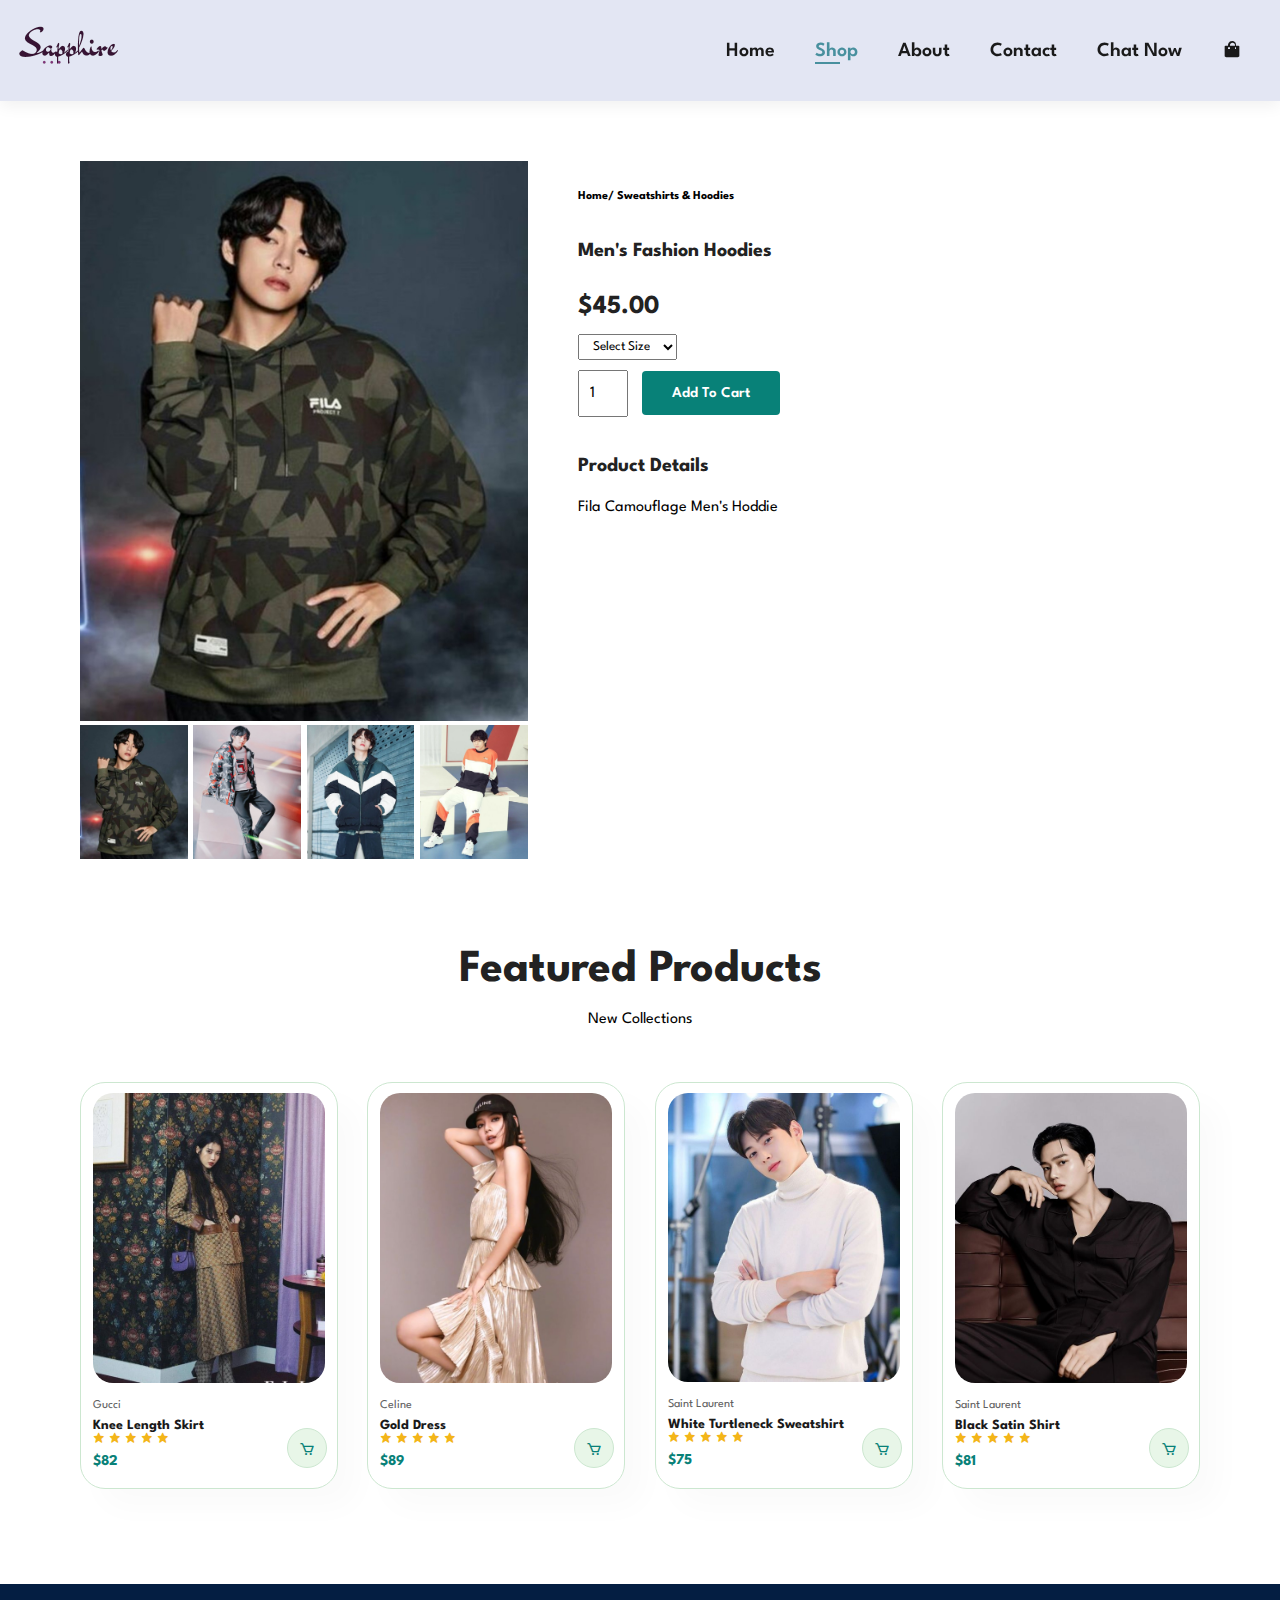
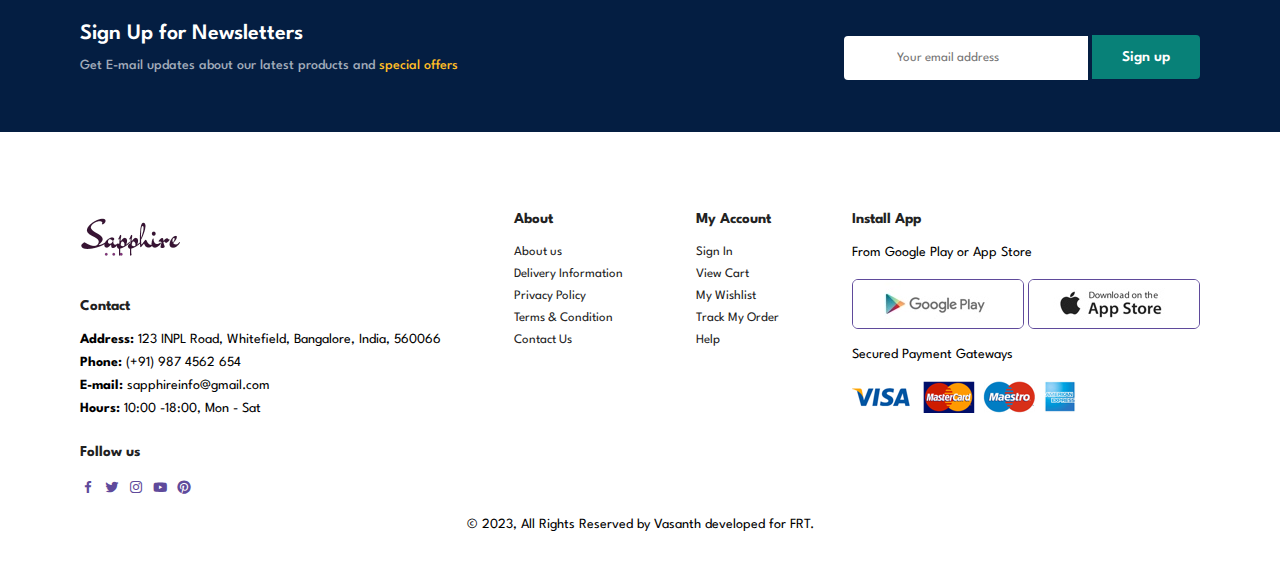
<file: sproduct.html>
<!DOCTYPE html>
<html lang="en">
  <head>
    <meta charset="UTF-8" />
    <meta http-equiv="X-UA-Compatible" content="IE=edge" />
    <meta name="viewport" content="width=device-width, initial-scale=1.0" />
    <link
      href="https://unpkg.com/boxicons@2.1.4/css/boxicons.min.css"
      rel="stylesheet"
    />
    <title>Ecommerce Website</title>
    <link rel="stylesheet" href="style.css" />
  </head>
  <body>
    <section id="header">
      <a href="index.html"><img src="img/logo/logo1.png" class="logo" alt="" /></a>
      <div>
          <ul id="navbar">
              <li><a href="index.html">Home</a></li>
              <li><a class="active" href="shop.html">Shop</a></li>
              <li><a href="about.html">About</a></li>
              <li><a href="contact.html">Contact</a></li>
              <li><a href="chatbot.html">Chat Now</a></li>
              <li id="lg-bag">
                  <a href="cart.html"><i class='bx bxs-shopping-bag'></i></a>
              </li>
              <a href="#" id="close"><i class='bx bx-x-circle'></i></a>
          </ul>
      </div>
      <div class="" id="mobile">
        <a href="cart.html"><i class='bx bxs-shopping-bag'></i></i></a>
        <i id="bar" class='bx bx-menu'></i>
      </div>
    </section>

    <section id="prodetails" class="section-p1">
      <div class="single-pro-image">
        <img src="img/Products/p2.jpg" width="100%" id="MainImg" alt="">
        <div class="small-img-group">
          <div class="small-img-col">
            <img src="img/Products/p2.jpg" width="100%" class="small-img" alt="">
          </div>
          <div class="small-img-col">
            <img src="img/Products/f1.jpg" width="100%" class="small-img" alt="">
          </div>
          <div class="small-img-col">
            <img src="img/Products/f2.jpg" width="100%" class="small-img" alt="">
          </div>
          <div class="small-img-col">
            <img src="img/Products/f3.jpg" width="100%" class="small-img" alt="">
          </div>
        </div>
      </div>

      <div class="single-pro-details">
        <h6>Home/ Sweatshirts & Hoodies</h6>
        <h4>Men's Fashion Hoodies</h4>
        <h2>$45.00</h2>
        <select>
          <option>Select Size</option>
          <option>Small</option>
          <option>Medium</option>
          <option>Large</option>
          <option>XL</option>
          <option>XXL</option>
        </select>
        <input type="number" value="1">
        <button class="normal">Add To Cart</button>
        <h4>Product Details</h4>
        <span>Fila Camouflage Men's Hoddie</span>
      </div>
    </section>

    <section id="product1" class="section-p1">
      <h2>Featured Products</h2>
      <p>New Collections</p>
      <div class="pro-container">
        <div class="pro">
          <img src="img/Products/n1.jpg" alt="">
          <div class="des">
            <span>Gucci</span>
            <h5>Knee Length Skirt</h5>
            <div class="star">
              <i class='bx bxs-star'></i>
              <i class='bx bxs-star'></i>
              <i class='bx bxs-star'></i>
              <i class='bx bxs-star'></i>
              <i class='bx bxs-star'></i>
            </div>
            <h4>$82</h4>
          </div>
          <a href="#"><i class='bx bx-cart cart'></i></i></a>
        </div>
        <div class="pro">
          <img src="img/Products/n2.jpg" alt="">
          <div class="des">
            <span>Celine</span>
            <h5>Gold Dress</h5>
            <div class="star">
              <i class='bx bxs-star'></i>
              <i class='bx bxs-star'></i>
              <i class='bx bxs-star'></i>
              <i class='bx bxs-star'></i>
              <i class='bx bxs-star'></i>
            </div>
            <h4>$89</h4>
          </div>
          <a href="#"><i class='bx bx-cart cart'></i></i></a>
        </div>
        <div class="pro">
          <img src="img/Products/n3.jpg" alt="">
          <div class="des">
            <span>Saint Laurent</span>
            <h5>White Turtleneck Sweatshirt</h5>
            <div class="star">
              <i class='bx bxs-star'></i>
              <i class='bx bxs-star'></i>
              <i class='bx bxs-star'></i>
              <i class='bx bxs-star'></i>
              <i class='bx bxs-star'></i>
            </div>
            <h4>$75</h4>
          </div>
          <a href="#"><i class='bx bx-cart cart'></i></i></a>
        </div>
        <div class="pro">
          <img src="img/Products/n4.jpg" alt="">
          <div class="des">
            <span>Saint Laurent</span>
            <h5>Black Satin Shirt</h5>
            <div class="star">
              <i class='bx bxs-star'></i>
              <i class='bx bxs-star'></i>
              <i class='bx bxs-star'></i>
              <i class='bx bxs-star'></i>
              <i class='bx bxs-star'></i>
            </div>
            <h4>$81</h4>
          </div>
          <a href="#"><i class='bx bx-cart cart'></i></i></a>
        </div>
      </div>
    </section>

    <section id="newsletter" class="section-p1 section-m1">
      <div class="newstext">
        <h4>Sign Up for Newsletters</h4>
        <p>Get E-mail updates about our latest products and <span>special offers</span></p>
      </div>
      <div class="form">
        <input type="text" placeholder="Your email address">
        <button class="normal">Sign up</button>
      </div>
    </section>

    <footer class="section-p1">
      <div class="col">
         <img class="logo" src="img/logo/logo1.png">
         <h4>Contact</h4>
         <p><strong>Address:</strong> 123 INPL Road, Whitefield, Bangalore, India, 560066</p>
         <p><strong>Phone:</strong> (+91) 987 4562 654</p>
         <p><strong>E-mail:</strong> sapphireinfo@gmail.com</p>
         <p><strong>Hours:</strong> 10:00 -18:00, Mon - Sat</p>
         <div class="follow">
          <h4>Follow us</h4>
          <div class="icon">
            <i class='bx bxl-facebook'></i>
            <i class='bx bxl-twitter'></i>
            <i class='bx bxl-instagram' ></i>
            <i class='bx bxl-youtube'></i>
            <i class='bx bxl-pinterest'></i>
          </div>
         </div>
      </div>

      <div class="col">
        <h4>About</h4>
        <a href="#">About us</a>
        <a href="#">Delivery Information</a>
        <a href="#">Privacy Policy</a>
        <a href="#">Terms & Condition</a>
        <a href="#">Contact Us</a>
      </div>

      <div class="col">
        <h4>My Account</h4>
        <a href="#">Sign In</a>
        <a href="#">View Cart</a>
        <a href="#">My Wishlist</a>
        <a href="#">Track My Order</a>
        <a href="#">Help</a>
      </div>

      <div class="col install">
        <h4>Install App</h4>
        <p>From Google Play or App Store</p>
        <div class="row">
          <img src="img/pay/play.jpg" alt="">
          <img src="img/pay/app.jpg" alt="">
        </div>
        <p>Secured Payment Gateways</p>
        <img src="img/pay/pay.png" alt="">
      </div>
      <div class="copy">
        <p>&copy; 2023, All Rights Reserved by Vasanth developed for FRT.</p>
      </div>
    </footer>

    <script>
      var mainimg=document.getElementById("MainImg");
      var smallimg=document.getElementsByClassName("small-img");

      smallimg[0].onclick=function(){
        mainimg.src=smallimg[0].src;
      }
      smallimg[1].onclick=function(){
        mainimg.src=smallimg[1].src;
      }
      smallimg[2].onclick=function(){
        mainimg.src=smallimg[2].src;
      }
      smallimg[3].onclick=function(){
        mainimg.src=smallimg[3].src;
      }
    </script>

    <script src="main.js"></script>
  </body>
</html>
</file>
<file: style.css>
@import url("https://fonts.googleapis.com/css2?family=League+Spartan:wght@100;200;400;500;600;700;800;900&display=swap");

* {
  margin: 0;
  padding: 0;
  box-sizing: border-box;
  font-family: "League Spartan", sans-serif;
}

h1 {
  font-size: 50px;
  line-height: 64px;
  color: #222;
}
h2 {
  font-size: 46px;
  line-height: 54px;
  color: #222;
}
h4 {
  font-size: 20px;
  color: #222;
}
h6 {
  font-weight: 700;
  font-size: 12px;
}

p {
  font-size: 16px;
  columns: #465b52;
  margin: 15px 0 20px 0;
}
.section-p1 {
  padding: 40px 80px;
}
.section-m1 {
  margin: 40px 0;
}
button.normal {
  font-size: 15px;
  font-weight: 600;
  padding: 15px 30px;
  color: #fff;
  background-color: #59478c;
  cursor: pointer;
  border: none;
  outline: none;
  border-radius: 4px;
  transition: 0.3s;
}
button.n2 {
  font-size: 14px;
  font-weight: 600;
  padding: 12px 19px;
  color: #fff;
  background-color: transparent;
  cursor: pointer;
  border: 1px solid #fff;
  border-radius: 4px;
  outline: none;
  transition: 0.3s;
}

body {
  width: 100%;
}

/*Index page*/
#header {
  display: flex;
  align-items: center;
  justify-content: space-between;
  padding: 20px 18px;
  background: #e3e6f3;
  box-shadow: 0 5px 15px rgba(0, 0, 0, 0.06);
  z-index: 999;
  position: sticky;
  top: 0;
  left: 0;
}
#navbar {
  display: flex;
  align-items: center;
  justify-content: center;
}
#navbar li {
  list-style: none;
  padding: 0 20px;
  position: relative;
}
a#close {
  display: none;
}
img.logo {
  width: 100px;
}
#navbar li a {
  text-decoration: none;
  font-size: 20px;
  font-weight: 600;
  color: #1a1a1a;
  transition: 0.3s ease;
}
#navbar li a:hover,
#navbar li a.active {
  color: #48909e;
}
#navbar li a.active::after,
#navbar li a:hover::after {
  content: "";
  width: 30%;
  height: 2px;
  background: #48909e;
  position: absolute;
  bottom: -4px;
  left: 20px;
}
#closepopup {
  display: flex;
}

#mobile {
  display: none;
  align-items: center;
}

#hero {
  background-image: url("img/banner/bg.png");
  width: 100%;
  height: 100vh;
  background-size: cover;
  padding: 0 80px;
  display: flex;
  flex-direction: column;
  align-items: flex-start;
  justify-content: center;
}
#hero h4 {
  padding-bottom: 15px;
}
#hero h1 {
  color: #088178;
}
#hero button {
  color: #e3e6f3;
  background-color: #1b162e;
  border: 0;
  padding: 14px 80px 14px 65px;
  background-repeat: no-repeat;
  cursor: pointer;
  font-weight: 700;
  font-size: 16px;
  border-radius: 4px;
}
#hero button:hover {
  color: #1b162e;
  background-color: #e3e6f3;
}
#feature {
  display: flex;
  align-items: center;
  justify-content: space-between;
  flex-wrap: wrap;
}
#feature .fe-box {
  width: 180px;
  text-align: center;
  padding: 25px 15px;
  box-shadow: 20px 20px 34px rgba(0, 0, 0, 0.03);
  border: 1px solid #b3cbda;
  border-radius: 4px;
  margin: 15px 0;
}
#feature .fe-box:hover {
  box-shadow: 10px 10px 54px rgba(70, 62, 221, 0.1);
}
#feature .fe-box img {
  width: 100%;
  margin-bottom: 10px;
}
#feature .fe-box h6 {
  display: inline-block;
  padding: 9px 8px 6px 8px;
  line-height: 1;
  border-radius: 4px;
  color: #1b162e;
  background-color: #fddde4;
}
#feature .fe-box:nth-child(2) h6 {
  background-color: #cdebbc;
}
#feature .fe-box:nth-child(3) h6 {
  background-color: #d1e8f0;
}
#feature .fe-box:nth-child(4) h6 {
  background-color: #f6dbf8;
}
#feature .fe-box:nth-child(5) h6 {
  background-color: #fff2e2;
}
#feature .fe-box:nth-child(6) h6 {
  background-color: #cdd4f4;
}
#product1 {
  text-align: center;
}
#product1 .pro-container {
  display: flex;
  justify-content: space-between;
  padding-top: 20px;
  flex-wrap: wrap;
}
#product1 .pro {
  width: 23%;
  min-width: 250px;
  padding: 10px 12px;
  border: 1px solid #cce7d0;
  border-radius: 25px;
  cursor: pointer;
  box-shadow: 20px 20px 30px rgba(0, 0, 0, 0.02);
  margin: 15px 0;
  transition: 0.2s ease;
  position: relative;
}
#product1 .pro:hover {
  box-shadow: 20px 20px 30px rgba(0, 0, 0, 0.06);
}
#product1 .pro img {
  width: 100%;
  border-radius: 20px;
}
#product1 .pro .des {
  text-align: start;
  padding: 10px 0;
}
#product1 .pro .des span {
  color: #606060;
  font-size: 12px;
}
#product1 .pro .des h5 {
  padding-top: 7px;
  color: #1a1a1a;
  font-size: 14px;
}
#product1 .pro .des i {
  font-size: 12px;
  color: rgb(243, 181, 25);
}
#product1 .pro .des h4 {
  padding-top: 7px;
  font-size: 15px;
  font-weight: 700;
  color: #088178;
}
#product1 .pro .cart {
  width: 40px;
  height: 40px;
  line-height: 40px;
  border-radius: 50px;
  background-color: #e8f6e8;
  color: #088178;
  font-weight: 500;
  border: 1px solid #cce7d0;
  position: absolute;
  bottom: 20px;
  right: 10px;
}
#banner {
  display: flex;
  flex-direction: column;
  justify-content: center;
  align-items: center;
  text-align: center;
  background-image: url("img/banner/banner.jpg");
  width: 100%;
  height: 40vh;
  background-size: cover;
  background-position: center;
}
#banner h4 {
  color: #1b162e;
  font-size: 20px;
}
#banner h2 {
  color: #59478c;
  font-size: 30px;
  padding: 10px 0;
}
#banner h2 span {
  color: #ef3636;
}
#banner button:hover {
  background-color: #fff;
  color: #59478c;
}
#sm-banner {
  display: flex;
  justify-content: space-between;
  flex-wrap: wrap;
}
#sm-banner .banner-box {
  display: flex;
  flex-direction: column;
  justify-content: center;
  align-items: flex-start;
  text-align: center;
  background-image: url("img/banner/b5.jpg");
  min-width: 540px;
  height: 50vh;
  background-size: cover;
  background-position: center;
  padding: 20px;
}
#sm-banner .banner-box2 {
  display: flex;
  flex-direction: column;
  justify-content: center;
  align-items: flex-start;
  text-align: center;
  background-image: url("img/banner/b3.jpg");
  min-width: 540px;
  height: 50vh;
  background-size: cover;
  background-position: center;
  padding: 20px;
}
#sm-banner h4 {
  color: #fff;
  font-size: 20px;
  font-weight: 400;
}
#sm-banner h2 {
  color: #fff;
  font-size: 30px;
  font-weight: 800;
}
#sm-banner span {
  color: #fff;
  font-size: 18px;
  font-weight: 500;
  padding-bottom: 15px;
}
#sm-banner .banner-box:hover button {
  background-color: #fff;
  color: #1b162e;
}
#banner3 {
  display: flex;
  justify-content: space-between;
  flex-wrap: wrap;
  padding: 0 80px;
}

#banner3 .banner-box {
  display: flex;
  flex-direction: column;
  justify-content: center;
  align-items: flex-start;
  text-align: center;
  background-image: url("img/banner/b1.jpg");
  min-width: 30%;
  height: 30vh;
  background-size: cover;
  background-position: top;
  padding: 20px;
  margin-bottom: 20px;
}
#banner3 .banner-box2 {
  display: flex;
  flex-direction: column;
  justify-content: center;
  align-items: flex-start;
  text-align: center;
  background-image: url("img/banner/b2.jpg");
  min-width: 30%;
  height: 30vh;
  background-size: cover;
  background-position: bottom;
  padding: 20px;
  margin-bottom: 20px;
}
#banner3 .banner-box3 {
  display: flex;
  flex-direction: column;
  justify-content: center;
  align-items: flex-start;
  text-align: center;
  background-image: url("img/banner/b4.jpg");
  min-width: 30%;
  height: 30vh;
  background-size: cover;
  background-position: center;
  padding: 20px;
  margin-bottom: 20px;
}
#banner3 h2 {
  color: #fff;
  font-weight: 16px;
  font-weight: 700;
}
#banner3 h3 {
  color: gold;
  font-size: 15px;
  font-weight: 600;
}
#newsletter {
  display: flex;
  justify-content: space-between;
  flex-wrap: wrap;
  align-items: center;
  background-repeat: no-repeat;
  background-position: 20% 30%;
  background-color: #041e42;
}
#newsletter h4 {
  font-size: 22px;
  font-weight: 600;
  color: #fff;
}
#newsletter p {
  font-size: 14px;
  font-weight: 500;
  color: #a0aab9;
}
#newsletter p span {
  color: #ffbd25;
}
#newletter .form {
  display: flex;
  width: 10%;
}
#newsletter input {
  height: 2.75rem;
  padding: 0 3.25rem;
  font-size: 13px;
  border: 1px solid transparent;
  border-radius: 4px;
  outline: none;
  border-top-right-radius: 0;
  border-bottom-right-radius: 0;
}
#newsletter button {
  background-color: #088178;
  color: #fff;
  white-space: nowrap;
  border-top-left-radius: 0;
  border-bottom-left-radius: 0;
}
footer {
  display: flex;
  flex-wrap: wrap;
  justify-content: space-between;
}
footer .col {
  display: flex;
  flex-direction: column;
  align-items: flex-start;
  margin-bottom: 20px;
}
footer .logo {
  margin-bottom: 30px;
}
footer h4 {
  font-size: 15px;
  padding-bottom: 20px;
}
footer p {
  font-size: 14px;
  margin: 0 0 10px 0;
}
footer a {
  font-size: 13px;
  text-decoration: none;
  color: #222;
  margin-bottom: 10px;
}
footer .follow {
  margin-top: 20px;
}
footer .follow i {
  color: #5f4a9b;
  padding-right: 4px;
  cursor: pointer;
}
.row img {
  border: 1px solid #5f4a9b;
  border-radius: 6px;
}
footer .install img {
  margin: 10px 0 15px 0;
}
footer .follow i:hover,
footer a:hover {
  color: #8374b0;
}
footer .copy {
  width: 100%;
  text-align: center;
}

/* Shop Page*/

#page-header {
  background-image: url("img/shop/shop.jpg");
  width: 100%;
  height: 40vh;
  background-size: cover;
  display: flex;
  justify-content: center;
  text-align: center;
  flex-direction: column;
  padding: 14px;
}
#page-header h2,
#page-header p {
  color: #fff;
}

#pagination {
  text-align: center;
}
#pagination a {
  text-decoration: none;
  background-color: #088178;
  padding: 15px 20px;
  border-radius: 4px;
  color: #fff;
  font-weight: 600;
}

#pagination a i {
  font-size: 16px;
  font-weight: 600;
}

/*Single Product*/

#prodetails {
  display: flex;
  margin-top: 20px;
}

#prodetails .single-pro-image {
  width: 40%;
  margin-right: 50px;
}

.small-img-group {
  display: flex;
  justify-content: space-between;
}

.small-img-col {
  flex-basis: 24%;
  cursor: pointer;
}

#prodetails .single-pro-details {
  width: 50%;
  padding-top: 30px;
}
#prodetails .single-pro-details h4 {
  padding: 40px 0 20px 0;
}
#prodetails .single-pro-details h2 {
  font-size: 26px;
}
#prodetails .single-pro-details select {
  display: block;
  padding: 5px 10px;
  margin-bottom: 10px;
}
#prodetails .single-pro-details input {
  width: 50px;
  height: 47px;
  padding-left: 10px;
  font-size: 16px;
  margin-right: 10px;
}
#prodetails .single-pro-details input:focus {
  outline: none;
}
#prodetails .single-pro-details button {
  background-color: #088178;
}
#prodetails .single-pro-details span {
  line-height: 25px;
}

/*About*/

#page-header.about-header {
  background-image: url("img/about/about.png");
  background-size: cover;
  width: 100%;
  height: 40vh;
}

#about-head img {
  width: 50%;
  height: auto;
}
#about-head {
  display: flex;
  align-items: center;
}
#about-head div {
  padding-left: 40px;
}

/* Contact page*/

#contact-details {
  display: flex;
  align-items: center;
  justify-content: space-between;
}

#contact-details .details {
  width: 40%;
}
#contact-details .details span,
#form-details form span {
  font-size: 12px;
}
#contact-details .details h2,
#form-details form h2 {
  font-size: 30px;
  line-height: 35px;
  padding: 20px 0;
}
#contact-details .details h3 {
  font-size: 18px;
  padding-bottom: 15px;
}
#contact-details .details li {
  list-style: none;
  display: flex;
  padding: 10px 0;
}
#contact-details .details li i {
  font-size: 14px;
  padding-right: 22px;
}
#contact-details .details li p {
  margin: 0;
  font-size: 14px;
}
#contact-details .map {
  width: 55%;
  height: 300px;
}
#contact-details .map iframe {
  width: 100%;
  height: 100%;
}
#form-details {
  display: flex;
  margin: 30px;
  justify-content: center;
  padding: 80px;
  border: 1px solid #e2e2e2;
  border-radius: 4px;
}
#form-details form {
  display: flex;
  width: 65%;
  flex-direction: column;
  align-items: flex-start;
}
#form-details form input,
#form-details form textarea {
  width: 100%;
  padding: 12px 15px;
  outline: none;
  margin-bottom: 20px;
  border: 1px solid #e2e2e2;
  border-radius: 4px;
}
#form-details form button {
  background-color: #088178;
  color: #fff;
}

/*Cart page*/

#page-header.cart-header {
  background-image: url("img/cart/cart.png");
  background-size: cover;
  width: 100%;
  height: 50vh;
}

#cart {
  overflow-x: auto;
}

#cart table {
  width: 100%;
  border-collapse: collapse;
  table-layout: fixed;
  white-space: nowrap;
}

#cart table img {
  width: 70px;
}

#cart table td:nth-child(1) {
  width: 100px;
  text-align: center;
}
#cart table td:nth-child(2) {
  width: 150px;
  text-align: center;
}
#cart table td:nth-child(3) {
  width: 250px;
  text-align: center;
}
#cart table td:nth-child(4),
#cart table td:nth-child(5),
#cart table td:nth-child(6) {
  width: 150px;
  text-align: center;
}
#cart table td:nth-child(5) input {
  width: 70px;
  padding: 10px 5px 10px 15px;
}
#cart table thead {
  border: 1px solid #e2e9e2;
  border-left: none;
  border-right: none;
}
#cart table thead td {
  font-weight: 700;
  text-transform: uppercase;
  font-size: 15px;
  padding: 18px 0;
}
#cart table tbody tr td {
  padding-top: 15px;
}
#cart table tbody td {
  font-size: 15px;
}
#cart-add {
  display: flex;
  flex-wrap: wrap;
  justify-content: space-between;
}
#coupon {
  width: 50%;
  margin-bottom: 30px;
}
#coupon h3,
#subtotal h3 {
  padding-bottom: 15px;
}
#coupon input {
  padding: 10px 20px;
  outline: none;
  width: 60%;
  margin-right: 10px;
  border: 1px solid #e2e9e2;
  border-radius: 4px;
}
#coupon button,
#subtotal button {
  background-color: #088178;
  color: #fff;
  padding: 10px 20px;
}
#subtotal {
  width: 50%;
  margin-bottom: 30px;
  border: 1px solid #e2e9e2;
  padding: 30px;
}
#subtotal table {
  border-collapse: collapse;
  width: 100%;
  margin-bottom: 20px;
}
#subtotal table td {
  width: 50%;
  border: 1px solid #e2e9e2;
  padding: 10px;
  font-size: 14px;
}

/* Media query*/

@media (max-width: 820px) {
  .section-p1 {
    padding: 30px 30px;
  }
  #navbar {
    display: flex;
    flex-direction: column;
    align-items: flex-start;
    justify-content: flex-start;
    position: fixed;
    top: 0;
    right: -300px;
    height: 100vh;
    width: 300px;
    background-color: #e3e6f3;
    box-shadow: 0 40px 60px rgba(0, 0, 0, 0.1);
    padding: 80px 0 0 10px;
    transition: 0.3s;
  }
  #navbar.active {
    right: 0px;
  }
  #navbar li {
    margin-bottom: 25px;
  }
  #mobile {
    display: flex;
    align-items: center;
  }
  #mobile i {
    color: #1a1a1a;
    font-size: 24px;
    padding-left: 20px;
  }
  a#close {
    display: initial;
    position: absolute;
    top: 30px;
    left: 25px;
    color: #222;
    font-size: 24px;
    text-decoration: none;
  }
  #lg-bag {
    display: none;
  }
  #hero {
    height: 60vh;
    padding: 0 60px;
    background-position: top 20% right 20%;
  }
  #feature {
    justify-content: center;
  }
  #feature .fe-box {
    margin: 15px 15px;
  }
  #product1 .pro-container {
    justify-content: center;
  }
  #product1 .pro {
    margin: 15px;
  }
  #banner {
    height: 20vh;
  }
  #sm-banner .banner-box {
    height: 25vh;
    min-width: 100%;
    background-position: center;
  }
  #banner3 {
    padding: 0 40px;
  }
  #banner3 .banner-box {
    width: 30%;
  }
  #newsletter .form {
    width: 70%;
  }
  footer {
    margin-top: -60px;
    margin-bottom: 150px;
    height: 75vh;
  }
  img.logo {
    width: 70px;
  }
  footer .col {
    margin-bottom: -250px;
  }
  footer .copy {
    margin-top: -50px;
    text-align: start;
  }
  #page-header.cart-header {
    height: 40vh;
  }
}

@media (max-width: 477px) {
  .section-p1 {
    padding: 20px;
  }
  #header {
    padding: 10px 30px;
  }
  h1 {
    font-size: 38px;
  }
  h2 {
    font-size: 32px;
  }
  #hero {
    padding: 0 20px;
    background-position: 70%;
  }
  #feature {
    justify-content: space-between;
  }
  #feature .fe-box {
    width: 155px;
    margin: 10px 10px;
  }
  #product1 .pro {
    width: 100%;
  }
  #banner {
    height: 35vh;
  }
  #sm-banner .banner-box {
    height: 35vh;
  }
  #sm-banner .banner-box2 {
    margin-top: 20px;
  }
  #banner3 {
    padding: 0 20px;
  }
  #banner3 .banner-box {
    width: 100%;
  }
  #newsletter {
    padding: 40px 20px;
  }
  #newsletter .form {
    display: flex;
    width: 100%;
  }
  footer {
    height: 75vh;
  }
  footer .logo {
    margin-bottom: 5px;
  }
  footer .col {
    margin-bottom: 0;
  }
  footer .copy {
    margin-top: 0;
    text-align: start;
  }
  #prodetails .single-pro-details input {
    width: 25px;
    height: 40px;
    padding-left: 5px;
    font-size: 16px;
    margin-right: 0px;
  }
  #prodetails .single-pro-details button {
    height: 40px;
  }
  #about-head {
    flex-direction: column;
  }
  #about-head img {
    width: 100%;
    margin-bottom: 20px;
  }
  #about-head div {
    padding-left: 0px;
  }
  #contact-details {
    flex-direction: column;
  }
  #contact-details .details {
    width: 100%;
  }
  #contact-details .map {
    width: 100%;
  }
  #form-details {
    padding: 20px;
  }
  #form-details form {
    width: 100%;
  }
  #page-header.cart-header {
    height: 25vh;
  }
  #cart-add {
    flex-direction: column;
  }
  #coupon {
    width: 100%;
  }
  #subtotal {
    width: 100%;
    padding: 20px;
  }
}
</file>
